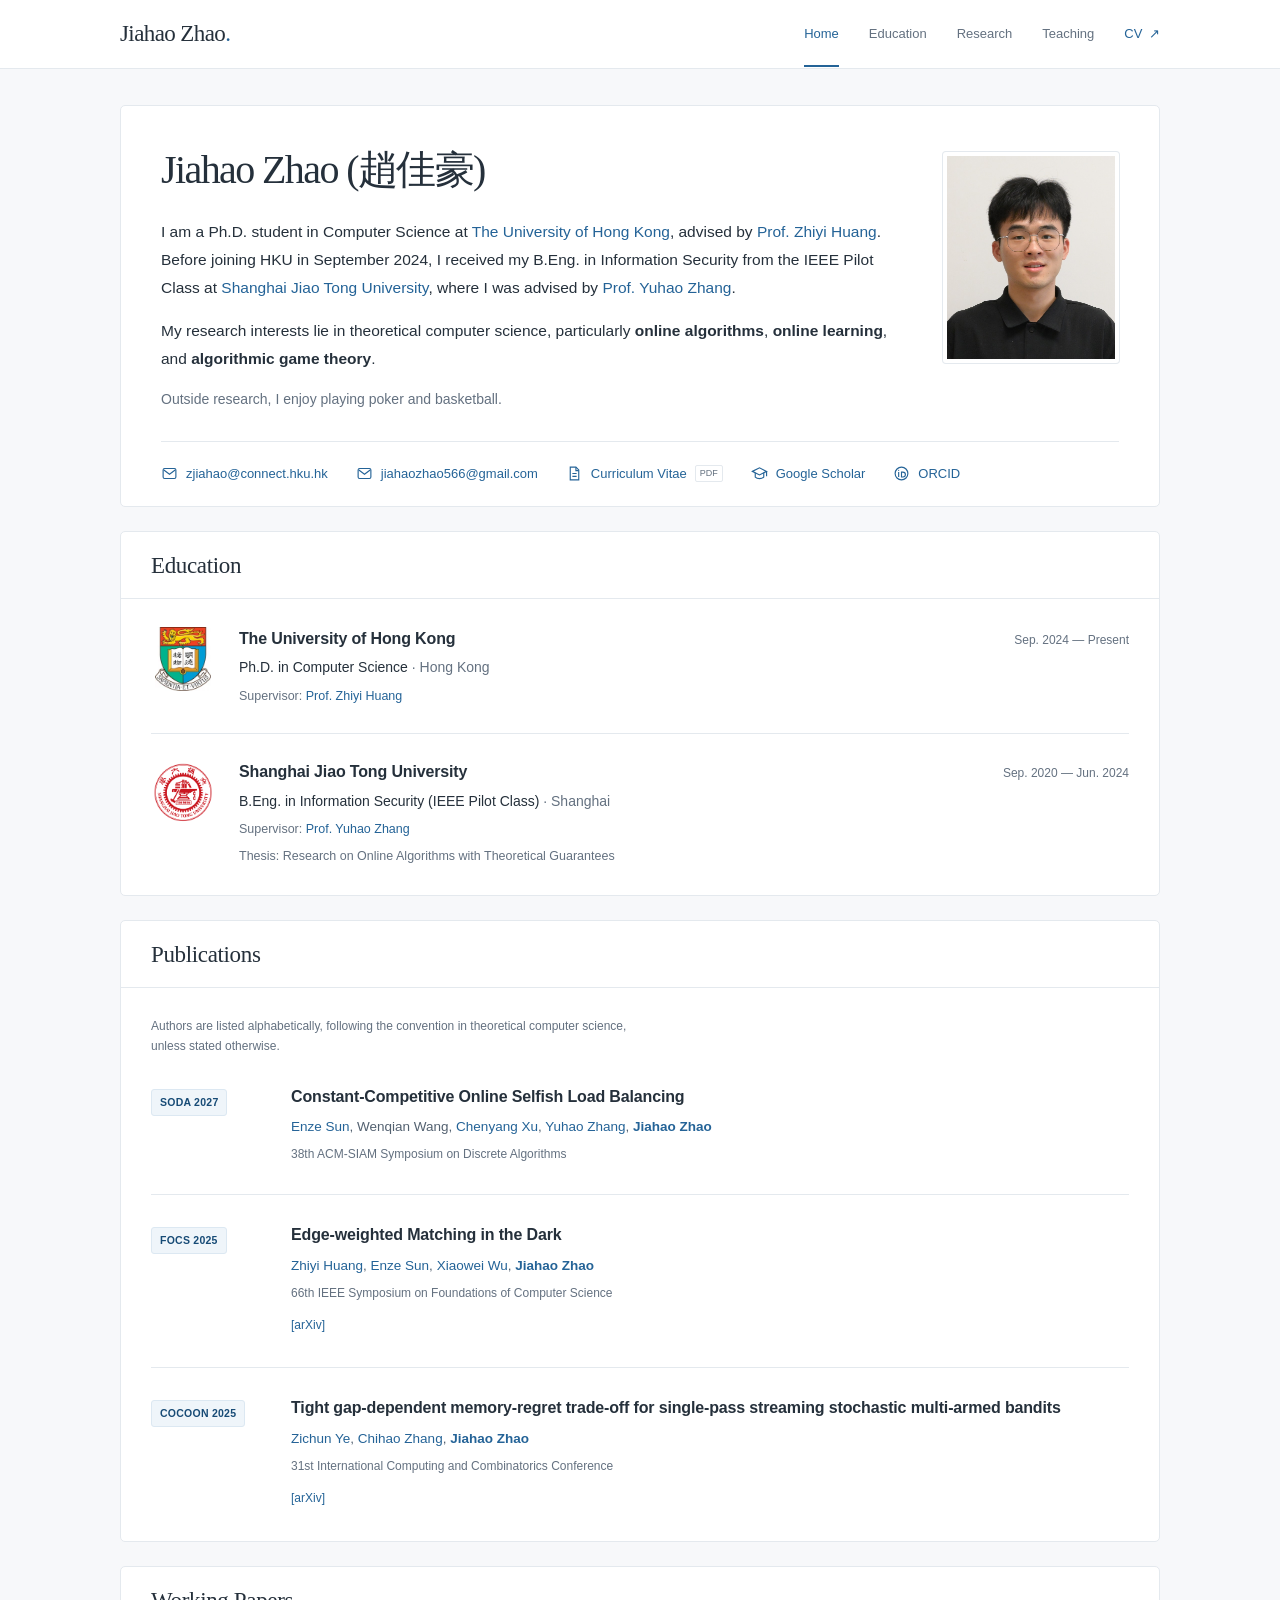
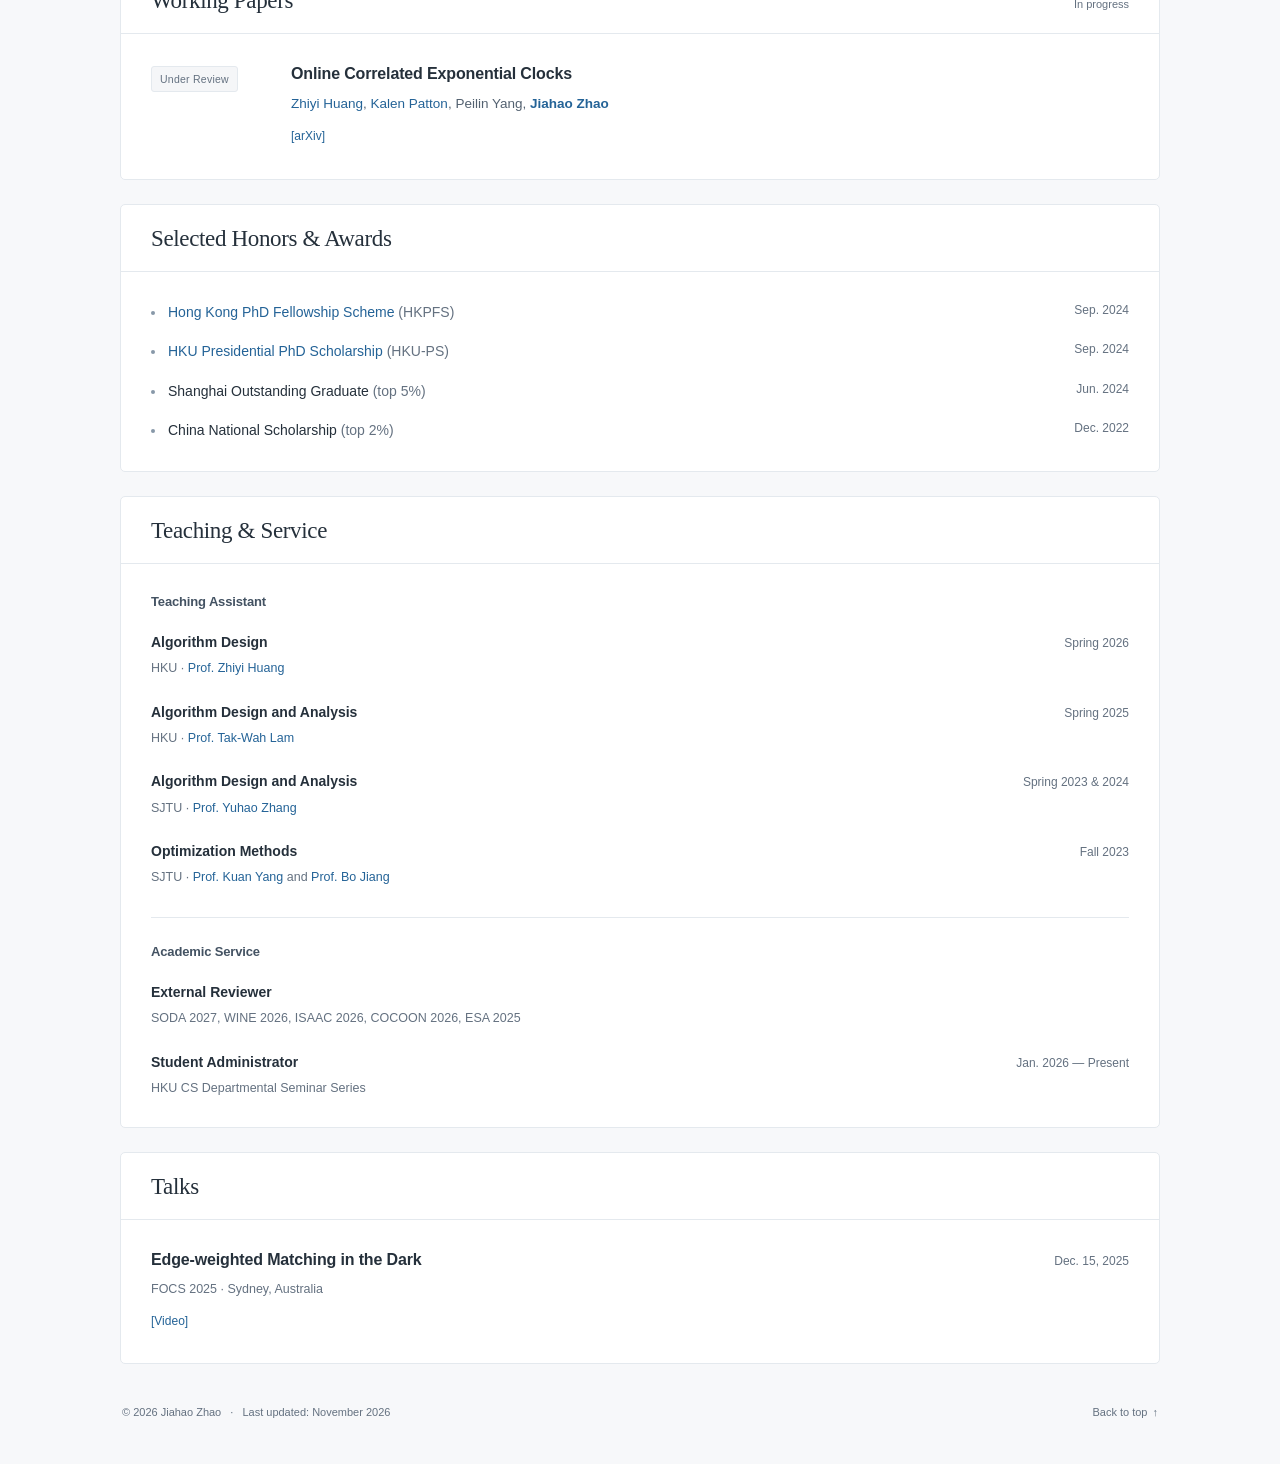
<file: index.html>
<!doctype html>
<html lang="en">
<head>
  <meta charset="utf-8">
  <meta name="viewport" content="width=device-width, initial-scale=1">
  <!-- 修改浏览器标题和搜索引擎简介。 -->
  <title>Jiahao Zhao | The University of Hong Kong</title>
  <meta name="description" content="Jiahao Zhao is a Ph.D. student at The University of Hong Kong, working on online algorithms, online learning, and algorithmic game theory.">
  <meta name="theme-color" content="#f7f8fa">
  <meta property="og:title" content="Jiahao Zhao | Academic Homepage">
  <meta property="og:description" content="Ph.D. student at HKU. Research in online algorithms, online learning, and algorithmic game theory.">
  <meta property="og:type" content="website">
  <link rel="icon" type="image/svg+xml" href="assets/favicon.svg">
  <link rel="stylesheet" href="assets/style.css">
  <script src="assets/main.js" defer></script>
</head>
<body>
  <a class="skip-link" href="#main">Skip to content</a>

  <header class="site-header">
    <nav class="nav-inner" aria-label="Main navigation">
      <a class="brand" href="#home">Jiahao Zhao<span class="brand-dot" aria-hidden="true">.</span></a>
      <div class="nav-links">
        <a href="#home" aria-current="location">Home</a>
        <a href="#education">Education</a>
        <a href="#research">Research</a>
        <a href="#teaching">Teaching</a>
        <a class="nav-cv" href="assets/Jiahao_Zhao_CV.pdf" target="_blank" rel="noopener">CV <span aria-hidden="true">↗</span><span class="sr-only"> (PDF, opens in a new tab)</span></a>
      </div>
    </nav>
  </header>

  <main id="main" class="page-shell">
    <!-- 01 / 个人简介：照片、名字、简介和联系方式在这里修改。 -->
    <section id="home" class="panel profile" aria-labelledby="profile-title">
      <div class="profile-grid">
        <div class="profile-copy">
          <div class="profile-heading">
            <h1 id="profile-title">Jiahao Zhao (趙佳豪)</h1>
          </div>

          <div class="biography">
            <p>I am a Ph.D. student in Computer Science at <a href="https://www.hku.hk/">The University of Hong Kong</a>, advised by <a href="https://i.cs.hku.hk/~zhiyi/">Prof. Zhiyi Huang</a>. Before joining HKU in September 2024, I received my B.Eng. in Information Security from the IEEE Pilot Class at <a href="https://en.sjtu.edu.cn/">Shanghai Jiao Tong University</a>, where I was advised by <a href="http://www.zyhwtc.com/">Prof. Yuhao Zhang</a>.</p>
            <p>My research interests lie in theoretical computer science, particularly <strong>online algorithms</strong>, <strong>online learning</strong>, and <strong>algorithmic game theory</strong>.</p>
            <p class="personal-note">Outside research, I enjoy playing poker and basketball.</p>
          </div>
        </div>

        <figure class="portrait">
          <span class="portrait-crop">
            <img src="assets/profile.JPG" alt="Jiahao Zhao" width="2048" height="1365">
          </span>
        </figure>
      </div>

      <div class="profile-contact">
        <a class="contact-link" href="mailto:zjiahao@connect.hku.hk"><svg viewBox="0 0 24 24" fill="none" stroke="currentColor" stroke-width="1.6" aria-hidden="true"><rect x="3" y="5" width="18" height="14" rx="2"/><path d="m4 7 8 6 8-6"/></svg>zjiahao@connect.hku.hk</a>
        <a class="contact-link" href="mailto:jiahaozhao566@gmail.com"><svg viewBox="0 0 24 24" fill="none" stroke="currentColor" stroke-width="1.6" aria-hidden="true"><rect x="3" y="5" width="18" height="14" rx="2"/><path d="m4 7 8 6 8-6"/></svg>jiahaozhao566@gmail.com</a>
        <a class="contact-link" href="assets/Jiahao_Zhao_CV.pdf" target="_blank" rel="noopener"><svg viewBox="0 0 24 24" fill="none" stroke="currentColor" stroke-width="1.6" aria-hidden="true"><path d="M7 3h7l4 4v14H6V3h1Z"/><path d="M14 3v5h4M9 12h6M9 16h6"/></svg>Curriculum Vitae <span class="file-label">PDF</span><span class="sr-only"> (opens in a new tab)</span></a>
        <a class="contact-link" href="https://scholar.google.com/citations?user=4XB2wxwAAAAJ&amp;hl=en" target="_blank" rel="noopener"><svg viewBox="0 0 24 24" fill="none" stroke="currentColor" stroke-width="1.6" aria-hidden="true"><path d="m2 9 10-5 10 5-10 5L2 9Z"/><path d="M6 11v6c3 3 9 3 12 0v-6M22 9v7"/></svg>Google Scholar<span class="sr-only"> (opens in a new tab)</span></a>
        <a class="contact-link" href="https://orcid.org/0009-0001-2181-0251" target="_blank" rel="noopener"><svg viewBox="0 0 24 24" fill="none" stroke="currentColor" stroke-width="1.6" aria-hidden="true"><circle cx="12" cy="12" r="9"/><circle cx="8" cy="7.5" r=".8" fill="currentColor" stroke="none"/><path d="M8 10v7m4-7v7h2a3.5 3.5 0 0 0 0-7h-2Z"/></svg>ORCID<span class="sr-only"> (opens in a new tab)</span></a>
        <!-- 有真实个人主页后再取消注释并替换链接；不要把示例地址直接上线。
        <a class="contact-link" href="YOUR_GITHUB_PROFILE_URL">GitHub</a>
        <a class="contact-link" href="YOUR_LINKEDIN_PROFILE_URL">LinkedIn</a>
        -->
      </div>
    </section>

    <!-- 02 / 教育经历 -->
    <section id="education" class="panel" aria-labelledby="education-title">
      <div class="section-header"><h2 id="education-title">Education</h2></div>
      <div class="section-body education-list">
        <article class="education-entry">
          <!-- 校徽来源：https://www.hku.hk/en/about-hku/university-identity/background -->
          <img class="education-logo" src="assets/hku-crest.webp" alt="The University of Hong Kong crest" width="64" height="64" loading="lazy" decoding="async">
          <div class="education-content"><h3>The University of Hong Kong</h3><p>Ph.D. in Computer Science <span class="text-muted">· Hong Kong</span></p><p class="detail">Supervisor: <a href="https://i.cs.hku.hk/~zhiyi/">Prof. Zhiyi Huang</a></p></div>
          <p class="date">Sep. 2024 — Present</p>
        </article>
        <article class="education-entry">
          <!-- 校徽来源：https://vi.sjtu.edu.cn/index.php/articles/bulletin/13 -->
          <img class="education-logo" src="assets/sjtu-crest.png" alt="Shanghai Jiao Tong University crest" width="64" height="64" loading="lazy" decoding="async">
          <div class="education-content"><h3>Shanghai Jiao Tong University</h3><p>B.Eng. in Information Security (IEEE Pilot Class) <span class="text-muted">· Shanghai</span></p><p class="detail">Supervisor: <a href="http://www.zyhwtc.com/">Prof. Yuhao Zhang</a></p><p class="detail">Thesis: Research on Online Algorithms with Theoretical Guarantees</p></div>
          <p class="date">Sep. 2020 — Jun. 2024</p>
        </article>
      </div>
    </section>

    <!-- 03 / 研究：复制一个 article.paper 即可增加一篇论文。 -->
    <div id="research" class="research-group">
      <section id="publications" class="panel" aria-labelledby="publications-title">
        <div class="section-header"><h2 id="publications-title">Publications</h2></div>
        <div class="section-body">
          <p class="publication-note">Authors are listed alphabetically, following the convention in theoretical computer science, unless stated otherwise.</p>
          <div class="paper-list">
            <article class="paper">
              <div class="paper-marker"><span class="venue">SODA 2027</span></div>
              <div class="paper-content">
                <h3>Constant-Competitive Online Selfish Load Balancing</h3>
                <p class="authors"><a href="https://sun-enze.github.io/enze-sun/">Enze Sun</a>, Wenqian Wang, <a href="https://chenyang-1995.github.io/">Chenyang Xu</a>, <a href="http://www.zyhwtc.com/">Yuhao Zhang</a>, <strong><a href="#home">Jiahao Zhao</a></strong></p>
                <p class="venue-name">38th ACM-SIAM Symposium on Discrete Algorithms</p>
                <!-- 简历中未提供公开链接；可在有正式地址后添加。 -->
              </div>
            </article>

            <article class="paper">
              <div class="paper-marker"><span class="venue">FOCS 2025</span></div>
              <div class="paper-content">
                <h3><a href="https://arxiv.org/abs/2507.19366">Edge-weighted Matching in the Dark</a></h3>
                <p class="authors"><a href="https://i.cs.hku.hk/~zhiyi/">Zhiyi Huang</a>, <a href="https://sun-enze.github.io/enze-sun/">Enze Sun</a>, <a href="https://sites.google.com/site/wxw0711/">Xiaowei Wu</a>, <strong><a href="#home">Jiahao Zhao</a></strong></p>
                <p class="venue-name">66th IEEE Symposium on Foundations of Computer Science</p>
                <div class="paper-links"><a href="https://arxiv.org/abs/2507.19366">[arXiv]</a></div>
              </div>
            </article>

            <article class="paper">
              <div class="paper-marker"><span class="venue">COCOON 2025</span></div>
              <div class="paper-content">
                <h3><a href="https://arxiv.org/abs/2503.02428">Tight gap-dependent memory-regret trade-off for single-pass streaming stochastic multi-armed bandits</a></h3>
                <p class="authors"><a href="https://alchemistye.github.io/">Zichun Ye</a>, <a href="https://chihaozhang.com/">Chihao Zhang</a>, <strong><a href="#home">Jiahao Zhao</a></strong></p>
                <p class="venue-name">31st International Computing and Combinatorics Conference</p>
                <div class="paper-links"><a href="https://arxiv.org/abs/2503.02428">[arXiv]</a></div>
              </div>
            </article>
          </div>
        </div>
      </section>

      <section class="panel" aria-labelledby="working-title">
        <div class="section-header"><h2 id="working-title">Working Papers</h2><span class="section-note">In progress</span></div>
        <div class="section-body">
          <article class="paper working-paper">
            <div class="paper-marker"><span class="venue venue-working">Under Review</span></div>
            <div class="paper-content">
              <h3><a href="https://arxiv.org/abs/2611.11133">Online Correlated Exponential Clocks</a></h3>
              <p class="authors"><a href="https://i.cs.hku.hk/~zhiyi/">Zhiyi Huang</a>, <a href="https://sites.gatech.edu/kpatton33/">Kalen Patton</a>, Peilin Yang, <strong><a href="#home">Jiahao Zhao</a></strong></p>
              <div class="paper-links"><a href="https://arxiv.org/abs/2611.11133">[arXiv]</a></div>
            </div>
          </article>
        </div>
      </section>
    </div>

    <!-- 04 / 荣誉奖励 -->
    <section id="awards" class="panel" aria-labelledby="awards-title">
      <div class="section-header"><h2 id="awards-title">Selected Honors &amp; Awards</h2></div>
      <div class="section-body">
        <ul class="award-list">
          <li><span><a href="https://cerg1.ugc.edu.hk/hkpfs/index.html">Hong Kong PhD Fellowship Scheme</a> <span class="text-muted">(HKPFS)</span></span><time datetime="2024-09">Sep. 2024</time></li>
          <li><span><a href="https://gradsch.hku.hk/prospective_students/fees_scholarships_and_financial_support/hku_presidential_phd_scholar_programme">HKU Presidential PhD Scholarship</a> <span class="text-muted">(HKU-PS)</span></span><time datetime="2024-09">Sep. 2024</time></li>
          <li><span>Shanghai Outstanding Graduate <span class="text-muted">(top 5%)</span></span><time datetime="2024-06">Jun. 2024</time></li>
          <li><span>China National Scholarship <span class="text-muted">(top 2%)</span></span><time datetime="2022-12">Dec. 2022</time></li>
        </ul>
      </div>
    </section>

    <!-- 05 / 教学与服务 -->
    <section id="teaching" class="panel" aria-labelledby="teaching-title">
      <div class="section-header"><h2 id="teaching-title">Teaching &amp; Service</h2></div>
      <div class="section-body teaching-body">
        <h3 class="subheading">Teaching Assistant</h3>
        <ul class="teaching-list">
          <li><div><strong>Algorithm Design</strong><p>HKU · <a href="https://i.cs.hku.hk/~zhiyi/">Prof. Zhiyi Huang</a></p></div><span class="date">Spring 2026</span></li>
          <li><div><strong>Algorithm Design and Analysis</strong><p>HKU · <a href="https://i.cs.hku.hk/~twlam/">Prof. Tak-Wah Lam</a></p></div><span class="date">Spring 2025</span></li>
          <li><div><strong>Algorithm Design and Analysis</strong><p>SJTU · <a href="http://www.zyhwtc.com/">Prof. Yuhao Zhang</a></p></div><span class="date">Spring 2023 &amp; 2024</span></li>
          <li><div><strong>Optimization Methods</strong><p>SJTU · <a href="https://jhc.sjtu.edu.cn/~kuanyang/">Prof. Kuan Yang</a> and <a href="https://jhc.sjtu.edu.cn/~bjiang/">Prof. Bo Jiang</a></p></div><span class="date">Fall 2023</span></li>
        </ul>
        <div class="academic-service">
          <h3 class="subheading">Academic Service</h3>
          <ul class="teaching-list">
            <li><div><strong>External Reviewer</strong><p>SODA 2027, WINE 2026, ISAAC 2026, COCOON 2026, ESA 2025</p></div></li>
            <li><div><strong>Student Administrator</strong><p>HKU CS Departmental Seminar Series</p></div><span class="date">Jan. 2026 — Present</span></li>
          </ul>
        </div>
      </div>
    </section>

    <!-- 06 / 报告 -->
    <section id="talks" class="panel" aria-labelledby="talks-title">
      <div class="section-header"><h2 id="talks-title">Talks</h2></div>
      <div class="section-body talk-row"><div><h3>Edge-weighted Matching in the Dark</h3><p class="detail">FOCS 2025 · Sydney, Australia</p><div class="paper-links"><a href="https://www.youtube.com/watch?v=mAseHou6TGU">[Video]</a></div></div><time class="date" datetime="2025-12-15">Dec. 15, 2025</time></div>
    </section>

    <footer class="site-footer"><p>© 2026 Jiahao Zhao <span aria-hidden="true">·</span> Last updated: November 2026</p><a href="#home">Back to top <span aria-hidden="true">↑</span></a></footer>
  </main>
</body>
</html>
</file>
<file: assets/style.css>
/* 颜色、字体和页面宽度统一在这里调整；不依赖外部字体。 */
:root {
  --background: #f7f8fa;
  --surface: #fff;
  --text: #25303b;
  --muted: #647180;
  --accent: #246397;
  --accent-dark: #174b76;
  --accent-soft: #eff5fa;
  --line: #e4e9ee;
  --max-width: 1040px;
  --anchor-offset: 100px;
  --font-serif: Georgia, "Times New Roman", serif;
}
* { box-sizing: border-box; }
html { scroll-behavior: smooth; scroll-padding-top: var(--anchor-offset); }
body { margin: 0; background: var(--background); color: var(--text); font: 15.5px/1.8 -apple-system, BlinkMacSystemFont, "Segoe UI", Arial, sans-serif; -webkit-font-smoothing: antialiased; }
a { color: var(--accent); text-decoration: none; text-underline-offset: 4px; }
a:hover { color: var(--accent-dark); text-decoration: underline; }
a:focus-visible { outline: 2px solid var(--accent); outline-offset: 5px; border-radius: 2px; }
p, h1, h2, h3, figure { margin: 0; }
strong { font-weight: 600; }
.sr-only { position: absolute; width: 1px; height: 1px; padding: 0; margin: -1px; overflow: hidden; clip: rect(0, 0, 0, 0); white-space: nowrap; border: 0; }
.skip-link { position: fixed; left: 16px; top: -80px; z-index: 20; padding: 10px 18px; background: var(--surface); border: 1px solid var(--accent); }
.skip-link:focus { top: 12px; }

/* 顶部导航 */
.site-header { position: sticky; top: 0; z-index: 10; background: var(--surface); border-bottom: 1px solid var(--line); }
.nav-inner { width: calc(100% - 64px); max-width: var(--max-width); min-height: 68px; margin: 0 auto; display: flex; align-items: center; justify-content: space-between; gap: 24px; }
.brand { color: var(--text); font-family: var(--font-serif); font-size: 23px; letter-spacing: -.6px; white-space: nowrap; }
.brand:hover { color: var(--accent); text-decoration: none; }
.brand-dot { color: var(--accent); }
.nav-links { display: flex; align-items: center; gap: 30px; }
.nav-links a { padding: 21px 0 19px; border-bottom: 2px solid transparent; color: var(--muted); font-size: 13px; white-space: nowrap; }
.nav-links a:hover, .nav-links a[aria-current] { color: var(--accent); text-decoration: none; border-bottom-color: var(--accent); }
.nav-links .nav-cv { color: var(--accent); }
.nav-cv > span[aria-hidden] { margin-left: 3px; }
.page-shell { width: calc(100% - 64px); max-width: var(--max-width); margin: 36px auto 0; }
.panel { margin-bottom: 24px; background: var(--surface); border: 1px solid var(--line); border-radius: 5px; }

/* 简介和原图裁切 */
.profile { padding: 42px 40px 0; }
.profile-grid { display: grid; grid-template-columns: minmax(0, 1fr) 176px; align-items: start; gap: 44px; }
h1 { font: 400 40px/1.1 var(--font-serif); letter-spacing: -1.6px; }
.biography { margin-top: 26px; }
.biography p + p { margin-top: 15px; }
.biography strong { font-weight: 600; }
.biography .personal-note { color: var(--muted); font-size: 14px; }
.portrait { width: 100%; margin-top: 4px; }
.portrait-crop { display: block; position: relative; width: 100%; aspect-ratio: 5 / 6; overflow: hidden; background: #edf1f5; border: 4px solid white; border-radius: 3px; box-shadow: 0 0 0 1px var(--line); }
/* 原图 2048 × 1365：从 (670, 144) 裁出 670 × 804 的头肩区域。 */
.portrait-crop img { display: block; position: absolute; left: -100%; top: calc(-100% * 144 / 804); width: calc(100% * 2048 / 670); height: auto; max-width: none; }
.profile-contact { display: flex; flex-wrap: wrap; align-items: center; gap: 10px 28px; margin-top: 28px; padding: 18px 0; border-top: 1px solid var(--line); }
.contact-link { display: inline-flex; align-items: center; gap: 8px; min-height: 28px; font-size: 13px; overflow-wrap: anywhere; }
.contact-link svg { width: 17px; height: 17px; flex-shrink: 0; }
.file-label { padding: 1px 4px; border: 1px solid var(--line); border-radius: 2px; color: var(--muted); font-size: 9px; line-height: 1.5; }

/* 分区标题与论文 */
.section-header { display: flex; align-items: baseline; justify-content: space-between; gap: 16px; padding: 19px 30px 17px; border-bottom: 1px solid var(--line); }
h2 { font: 400 23px/1.3 var(--font-serif); letter-spacing: -.35px; }
.section-note { color: var(--muted); font-size: 11px; white-space: nowrap; }
.section-body { padding: 28px 30px; }
.publication-note { max-width: 76ch; margin-bottom: 28px; color: var(--muted); font-size: 12px; line-height: 1.7; }
.paper { display: grid; grid-template-columns: 116px minmax(0, 1fr); gap: 24px; }
.paper + .paper { margin-top: 28px; padding-top: 28px; border-top: 1px solid var(--line); }
.paper-marker { padding-top: 2px; }
.paper-status { display: block; margin-top: 5px; color: var(--muted); font-size: 11px; }
.venue { display: inline-block; padding: 3px 8px; border: 1px solid #dce8f2; border-radius: 3px; background: var(--accent-soft); color: var(--accent-dark); font-size: 10.5px; font-weight: 600; letter-spacing: .25px; white-space: nowrap; }
.venue-working { background: #f5f6f8; border-color: var(--line); color: var(--muted); font-weight: 500; }
h3 { font-size: 16px; line-height: 1.55; font-weight: 600; letter-spacing: -.15px; }
.paper h3 a { color: var(--text); }
.paper h3 a:hover { color: var(--accent); }
.authors { margin-top: 7px; color: #536170; font-size: 13.5px; line-height: 1.7; }
.authors strong { color: var(--text); }
.venue-name { margin-top: 5px; color: var(--muted); font-size: 12px; }
.paper-links { display: flex; flex-wrap: wrap; gap: 16px; margin-top: 7px; font-size: 12px; }
.paper-links a { display: inline-flex; align-items: center; min-height: 28px; }

/* 教育、奖项、教学和报告 */
.education-entry { display: grid; grid-template-columns: 64px minmax(0, 1fr) auto; align-items: start; gap: 24px; }
.education-logo { display: block; width: 64px; height: 64px; object-fit: contain; }
.education-content { min-width: 0; }
.education-entry + .education-entry { margin-top: 26px; padding-top: 26px; border-top: 1px solid var(--line); }
.education-entry p { margin-top: 4px; font-size: 14px; }
.education-entry .detail, .detail { color: var(--muted); font-size: 12.5px; }
.text-muted { color: var(--muted); }
.date, .education-entry .date { flex-shrink: 0; margin-top: 3px; color: var(--muted); font-size: 12px; white-space: nowrap; font-variant-numeric: tabular-nums; }
.award-list { margin: 0; padding: 0; list-style: none; }
.award-list li { display: flex; justify-content: space-between; gap: 24px; padding-left: 17px; position: relative; font-size: 14px; }
.award-list li::before { content: ""; position: absolute; left: 0; top: 11px; width: 4px; height: 4px; border-radius: 50%; background: #8798a8; }
.award-list li + li { margin-top: 14px; }
.award-list time { color: var(--muted); font-size: 12px; white-space: nowrap; font-variant-numeric: tabular-nums; }
.subheading { color: #435262; font-size: 13px; }
.teaching-list { margin: 18px 0 0; padding: 0; list-style: none; }
.teaching-list li { display: flex; justify-content: space-between; gap: 20px; font-size: 14px; }
.teaching-list li + li { margin-top: 20px; }
.teaching-list p { margin-top: 2px; color: var(--muted); font-size: 12.5px; }
.academic-service { margin-top: 28px; padding-top: 24px; border-top: 1px solid var(--line); }
.talk-row { display: flex; justify-content: space-between; gap: 24px; }
.talk-row .detail { margin-top: 5px; }
.site-footer { display: flex; align-items: center; justify-content: space-between; gap: 24px; padding: 8px 2px 36px; color: var(--muted); font-size: 11px; }
.site-footer p span { margin: 0 6px; }
.site-footer a { display: inline-flex; align-items: center; gap: 5px; min-height: 32px; color: var(--muted); white-space: nowrap; }

@media (max-width: 800px) {
  :root { --anchor-offset: 124px; }
  .nav-inner { flex-direction: column; align-items: flex-start; gap: 0; padding-top: 10px; }
  .brand { font-size: 22px; }
  .nav-links { width: 100%; justify-content: space-between; gap: 16px; }
  .nav-links a { padding: 10px 0 12px; font-size: 12px; }
  .page-shell { margin-top: 24px; }
  .profile { padding: 32px 30px 0; }
  .profile-grid { grid-template-columns: minmax(0, 1fr) 124px; gap: 24px 28px; }
  .profile-copy { display: contents; }
  .profile-heading { grid-column: 1; grid-row: 1; align-self: center; }
  .portrait { grid-column: 2; grid-row: 1; margin-top: 0; }
  .biography { grid-column: 1 / -1; grid-row: 2; margin-top: 0; }
  h1 { font-size: 42px; }
  .paper { grid-template-columns: 108px minmax(0, 1fr); gap: 20px; }
  .education-entry { grid-template-columns: 64px minmax(0, 1fr); gap: 7px 20px; }
  .education-logo { grid-row: 1 / 3; }
  .education-entry .date { grid-column: 2; }
  .talk-row { flex-direction: column; align-items: flex-start; gap: 7px; }
  .award-list li { gap: 18px; }
}
@media (max-width: 560px) {
  .nav-inner, .page-shell { width: calc(100% - 32px); }
  .page-shell { margin-top: 20px; }
  .panel { margin-bottom: 18px; }
  body { font-size: 14.5px; line-height: 1.8; }
  .profile { padding: 26px 22px 0; }
  .profile-grid { grid-template-columns: minmax(0, 1fr) 84px; gap: 24px 18px; }
  h1 { font-size: 35px; letter-spacing: -1.1px; }
  .portrait-crop { border-width: 2px; }
  .profile-contact { gap: 6px 20px; margin-top: 22px; padding: 14px 0; }
  .contact-link { min-height: 32px; font-size: 12px; gap: 6px; }
  .section-header { padding: 17px 22px 15px; }
  h2 { font-size: 21px; }
  .section-note { font-size: 10px; }
  .section-body { padding: 23px 22px; }
  .paper { grid-template-columns: minmax(0, 1fr); gap: 11px; }
  .paper + .paper { margin-top: 24px; padding-top: 24px; }
  .paper-marker { display: flex; align-items: center; gap: 10px; padding-top: 0; }
  .paper-status { margin-top: 0; }
  h3 { font-size: 15px; }
  .authors { font-size: 13px; }
  .publication-note { margin-bottom: 24px; font-size: 11.5px; }
  .education-entry { grid-template-columns: 52px minmax(0, 1fr); column-gap: 14px; }
  .education-logo { width: 52px; height: 52px; }
  .award-list li, .teaching-list li { flex-direction: column; gap: 3px; }
  .award-list time { font-size: 11.5px; }
  .site-footer { flex-direction: column; align-items: flex-start; gap: 4px; padding-bottom: 24px; font-size: 10.5px; }
}
@media (max-width: 360px) {
  .nav-inner, .page-shell { width: calc(100% - 24px); }
  .nav-links { gap: 8px; }
  .nav-links a { font-size: 11.5px; }
  .profile { padding: 24px 18px 0; }
  .profile-grid { grid-template-columns: minmax(0, 1fr) 68px; gap: 22px 14px; }
  h1 { font-size: 31px; }
  .section-header, .section-body { padding-inline: 18px; }
}
@media (prefers-reduced-motion: reduce) { html { scroll-behavior: auto; } }
@media print {
  body { background: white; font-size: 11px; }
  .site-header, .skip-link, .site-footer a { display: none; }
  .page-shell { width: 100%; max-width: none; margin: 0; }
  .panel { margin-bottom: 12px; break-inside: avoid; }
  .profile { padding: 22px 24px 0; }
  .profile-grid { grid-template-columns: minmax(0, 1fr) 100px; gap: 24px; }
  .profile-copy { display: block; }
  .biography { margin-top: 18px; }
  h1 { font-size: 34px; }
  h2 { font-size: 19px; }
  .section-header { padding: 12px 22px; }
  .section-body { padding: 16px 22px; }
  a { color: inherit; }
}
</file>
